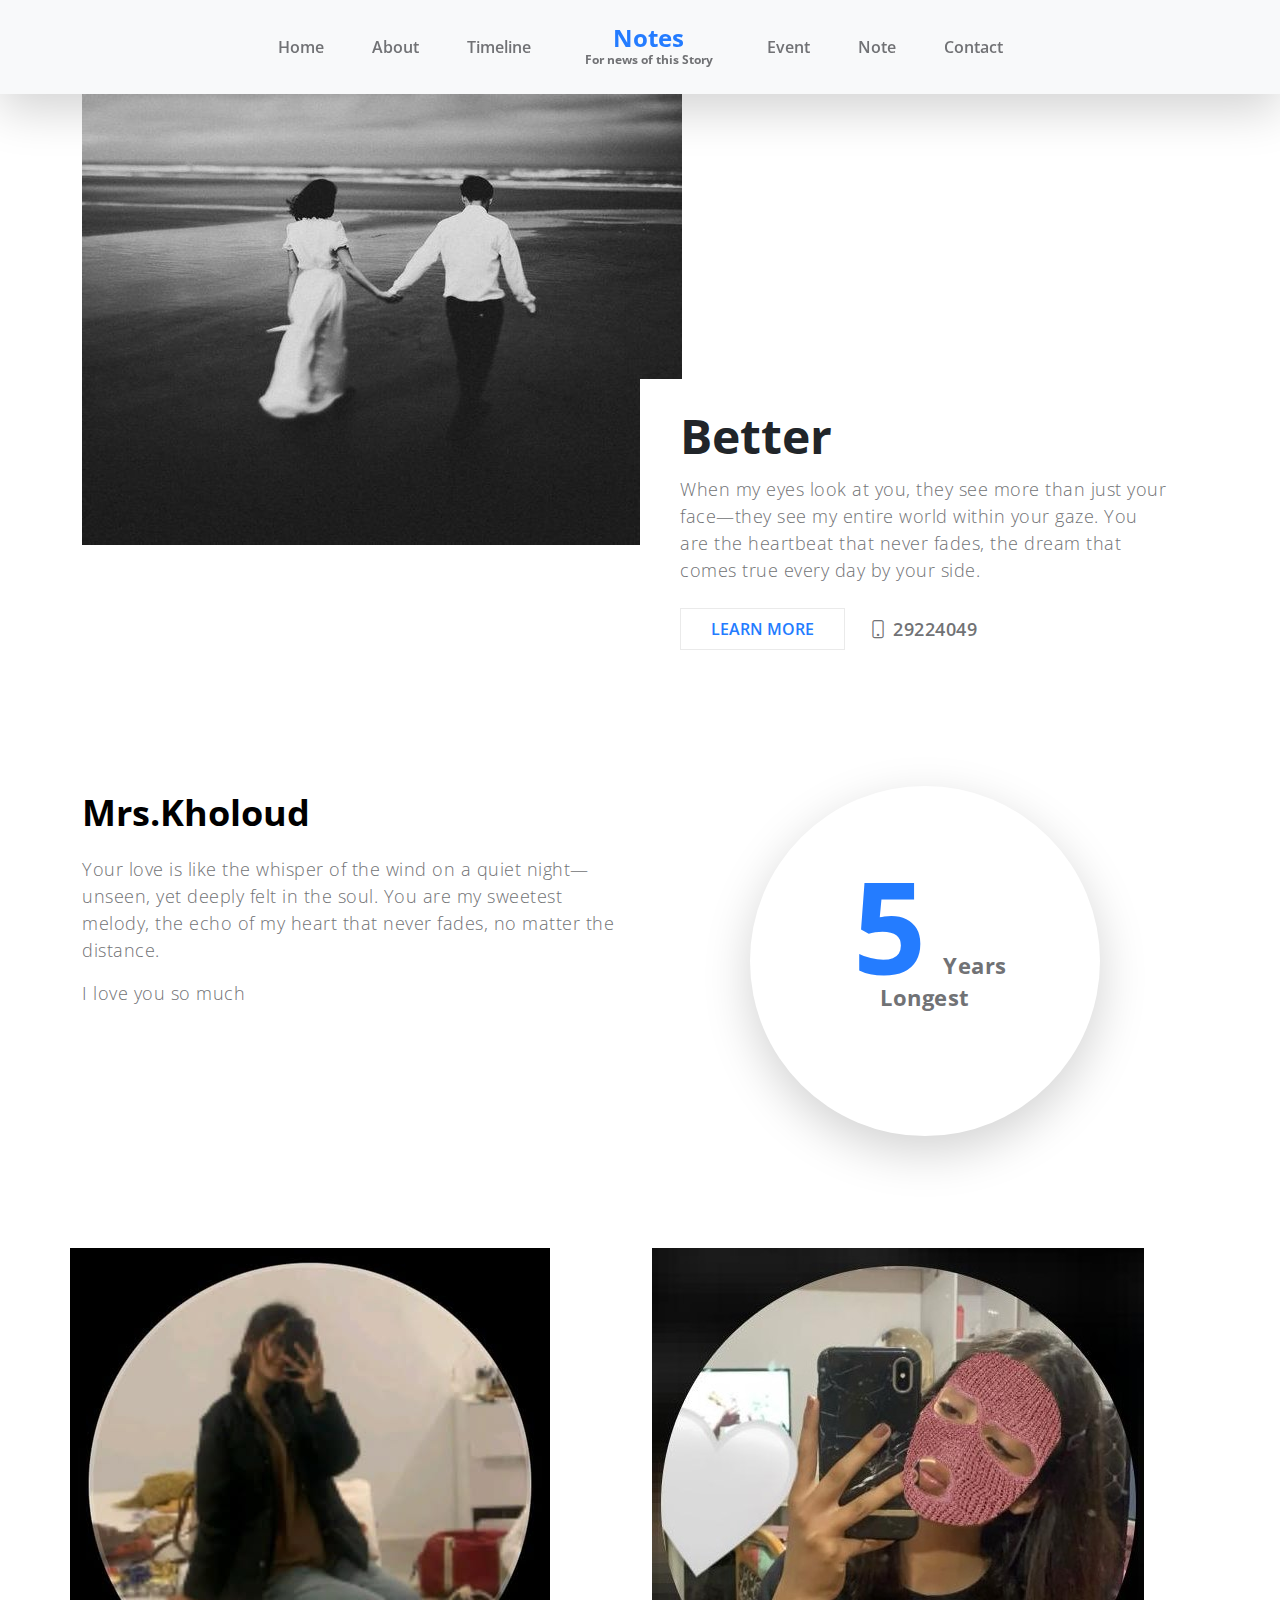
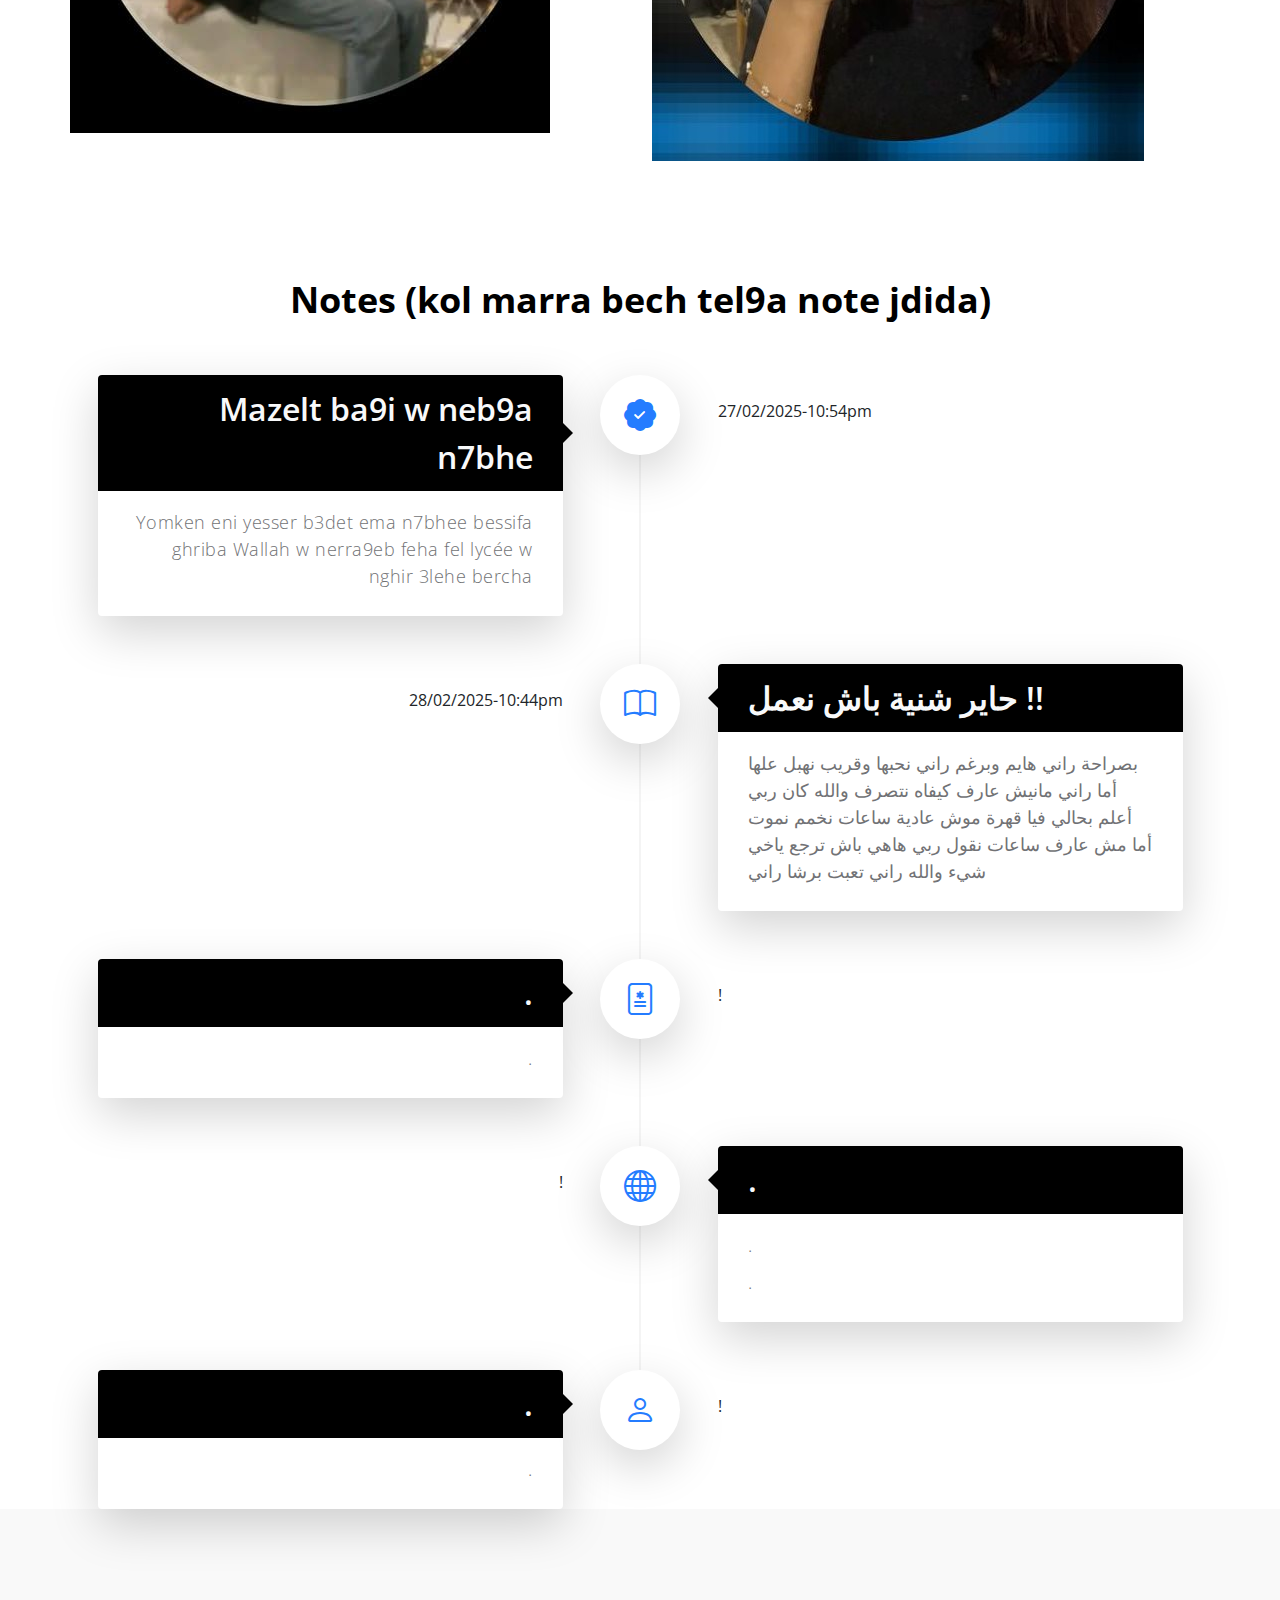
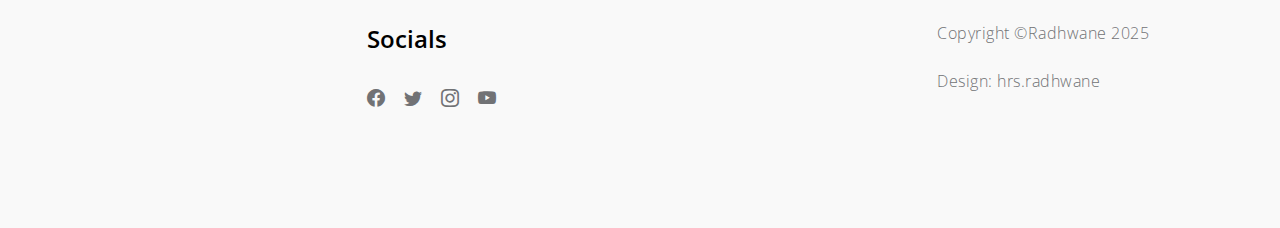
<file: Note.html>
<!doctype html>
<html lang="en">
    <head>
        <meta charset="utf-8">
        <meta name="viewport" content="width=device-width, initial-scale=1">

        <meta name="description" content="">
        <meta name="author" content="">

        <title>Note</title>

        <!-- CSS FILES -->        
        <link rel="preconnect" href="https://fonts.googleapis.com">
        
        <link rel="preconnect" href="https://fonts.gstatic.com" crossorigin>
        
        <link href="https://fonts.googleapis.com/css2?family=Open+Sans:wght@300;400;600;700&display=swap" rel="stylesheet">

        <link href="css/bootstrap.min.css" rel="stylesheet">

        <link href="css/bootstrap-icons.css" rel="stylesheet">

        <link href="css/owl.carousel.min.css" rel="stylesheet">

        <link href="css/owl.theme.default.min.css" rel="stylesheet">

        <link href="css/templatemo-medic-care.css" rel="stylesheet">
<!--

TemplateMo 566 Medic Care

https://templatemo.com/tm-566-medic-care

-->
    </head>
    
    <body id="top">
    
        <main>

            <nav class="navbar navbar-expand-lg bg-light fixed-top shadow-lg">
                <div class="container">
                    <a class="navbar-brand mx-auto d-lg-none" href="index.html">
                        Note
                        <strong class="d-block">For news in Love</strong>
                    </a>

                    <button class="navbar-toggler" type="button" data-bs-toggle="collapse" data-bs-target="#navbarNav" aria-controls="navbarNav" aria-expanded="false" aria-label="Toggle navigation">
                        <span class="navbar-toggler-icon"></span>
                    </button>

                    <div class="collapse navbar-collapse" id="navbarNav">
                        <ul class="navbar-nav mx-auto">
                            <li class="nav-item active">
                                <a class="nav-link" href="Webing.html">Home</a>
                            </li>

                            <li class="nav-item">
                                <a class="nav-link" href="#about">About</a>
                            </li>

                            <li class="nav-item">
                                <a class="nav-link" href="#timeline">Timeline</a>
                            </li>

                            <a class="navbar-brand d-none d-lg-block" href="Note.html">
                                Notes
                                <strong class="d-block">For news of this Story</strong>
                            </a>

                            <li class="nav-item">
                                <a class="nav-link" href="blog-single.html">Event</a>
                            </li>

                            <li class="nav-item">
                                <a class="nav-link" href="Note.html">Note</a>
                            </li>

                            <li class="nav-item">
                                <a class="nav-link" href="contact.html">Contact</a>
                            </li>
                        </ul>
                    </div>

                </div>
            </nav>

            <section class="hero" id="hero">
                <div class="container">
                    <div class="row">

                        <div class="col-12">
                            <div id="myCarousel" class="carousel slide carousel-fade" data-bs-ride="carousel">
                                <div class="carousel-inner">
                                    <div class="carousel-item active">
                                        <img src="img/023.jpg" class="img-fluid" alt="">
                                    </div>

                                    <div class="carousel-item">
                                        <img src="img/027.jpg" class="img-fluid" alt="">
                                    </div>

                                    <div class="carousel-item">
                                        <img src="img/021.jpg" class="img-fluid" alt="">
                                    </div>
                                </div>
                            </div>

                            <div class="heroText d-flex flex-column justify-content-center">

                                <h1 class="mt-auto mb-2">
                                    Better
                                    <div class="animated-info">
                                        <span class="animated-item">health</span>
                                        <span class="animated-item">days</span>
                                        <span class="animated-item">life</span>
                                    </div>
                                </h1>

                                <p class="mb-4">When my eyes look at you, they see more than just your face—they see my entire world within your gaze. You are the heartbeat that never fades, the dream that comes true every day by your side.</p>

                                <div class="heroLinks d-flex flex-wrap align-items-center">
                                    <a class="custom-link me-4" href="#about" data-hover="Learn More">Learn More</a>

                                    <p class="contact-phone mb-0"><i class="bi-phone"></i> 29224049</p>
                                </div>
                            </div>
                        </div>

                    </div>
                </div>
            </section>

            <section class="section-padding" id="about">
                <div class="container">
                    <div class="row">

                        <div class="col-lg-6 col-md-6 col-12">
                            <h2 class="mb-lg-3 mb-3">Mrs.Kholoud</h2>

                            <p>Your love is like the whisper of the wind on a quiet night—unseen, yet deeply felt in the soul. You are my sweetest melody, the echo of my heart that never fades, no matter the distance.</p>

                            <p>I love you so much</p>
                        </div>

                        <div class="col-lg-4 col-md-5 col-12 mx-auto">
                            <div class="featured-circle bg-white shadow-lg d-flex justify-content-center align-items-center">
                                <p class="featured-text"><span class="featured-number">5</span> Years<br> Longest</p>
                            </div>
                        </div>

                    </div>
                </div>
            </section>

            <section class="gallery">
                <div class="container">
                    <div class="row">

                        <div class="col-lg-6 col-6 ps-0">
                            <img src="img/054.jpg" class="img-fluid galleryImage" alt="get a vaccine" title="Ma3zeehaaa Lehna">
                        </div>

                        <div class="col-lg-6 col-6 pe-0">
                            <img src="img/042.jpg" class="img-fluid galleryImage" alt="wear a mask" title="Min e7la teswer eli te3jebni leha">
                        </div>

                    </div>
                </div>
            </section>

            <section class="section-padding pb-0" id="timeline">
                <div class="container">
                    <div class="row">

                        <h2 class="text-center mb-lg-5 mb-4">Notes (kol marra bech tel9a note jdida)</h2>
                        
                        <div class="timeline">
                            <div class="row g-0 justify-content-end justify-content-md-around align-items-start timeline-nodes">
                                <div class="col-9 col-md-5 me-md-4 me-lg-0 order-3 order-md-1 timeline-content bg-white shadow-lg">
                                    <h3 class=" text-light">Mazelt ba9i w neb9a n7bhe </h3>

                                    <p>Yomken eni yesser b3det ema n7bhee bessifa ghriba Wallah w nerra9eb feha fel lycée w nghir 3lehe bercha</p>
                                </div>

                                <div class="col-3 col-sm-1 order-2 timeline-icons text-md-center">
                                    <i class="bi-patch-check-fill timeline-icon"></i>
                                </div>

                                <div class="col-9 col-md-5 ps-md-3 ps-lg-0 order-1 order-md-3 py-4 timeline-date">
                                    <time>27/02/2025-10:54pm</time>
                                </div>
                            </div>

                            <div class="row g-0 justify-content-end justify-content-md-around align-items-start timeline-nodes my-lg-5 my-4">
                                <div class="col-9 col-md-5 ms-md-4 ms-lg-0 order-3 order-md-1 timeline-content bg-white shadow-lg">
                                    <h3 class=" text-light">حاير شنية باش نعمل !!</h3>

                                    <p>بصراحة راني هايم وبرغم راني نحبها وقريب نهبل علها أما راني مانيش عارف كيفاه نتصرف والله كان ربي أعلم بحالي فيا قهرة موش عادية ساعات نخمم نموت أما مش عارف ساعات نقول ربي هاهي باش ترجع ياخي شيء والله راني تعبت برشا راني </p>
                                </div>

                                <div class="col-3 col-sm-1 order-2 timeline-icons text-md-center">
                                    <i class="bi-book timeline-icon"></i>
                                </div>

                                <div class="col-9 col-md-5 pe-md-3 pe-lg-0 order-1 order-md-3 py-4 timeline-date">
                                    <time>28/02/2025-10:44pm</time>
                                </div>
                            </div>

                            <div class="row g-0 justify-content-end justify-content-md-around align-items-start timeline-nodes">
                                <div class="col-9 col-md-5 me-md-4 me-lg-0 order-3 order-md-1 timeline-content bg-white shadow-lg">
                                    <h3 class=" text-light">.</h3>

                                    <p>.</p>
                                </div>

                                <div class="col-3 col-sm-1 order-2 timeline-icons text-md-center">
                                    <i class="bi-file-medical timeline-icon"></i>
                                </div>

                                <div class="col-9 col-md-5 ps-md-3 ps-lg-0 order-1 order-md-3 py-4 timeline-date">
                                    <time>!</time>
                                </div>
                            </div>

                            <div class="row g-0 justify-content-end justify-content-md-around align-items-start timeline-nodes my-lg-5 my-4">
                                <div class="col-9 col-md-5 ms-md-4 ms-lg-0 order-3 order-md-1 timeline-content bg-white shadow-lg">
                                    <h3 class=" text-light">.</h3>

                                    <p class="mb-0 pb-0">.</p>
                                    
                                    <p>.</p>
                                </div>

                                <div class="col-3 col-sm-1 order-2 timeline-icons text-md-center">
                                    <i class="bi-globe timeline-icon"></i>
                                </div>

                                <div class="col-9 col-md-5 pe-md-3 pe-lg-0 order-1 order-md-3 py-4 timeline-date">
                                    <time>!</time>
                                </div>
                            </div>

                            <div class="row g-0 justify-content-end justify-content-md-around align-items-start timeline-nodes">
                                <div class="col-9 col-md-5 me-md-4 me-lg-0 order-3 order-md-1 timeline-content bg-white shadow-lg">
                                    <h3 class=" text-light">.</h3>

                                    <p>.</p>
                                </div>

                                <div class="col-3 col-sm-1 order-2 timeline-icons text-md-center">
                                    <i class="bi-person timeline-icon"></i>
                                </div>

                                <div class="col-9 col-md-5 ps-md-3 ps-lg-0 order-1 order-md-3 py-4 timeline-date">
                                    <time>!</time>
                                </div>
                            </div>
                        </div>

                    </div>
                </div>
            </section>
        </main>
        <footer class="site-footer section-padding" id="contact">
            <div class="container">
                <div class="row">
                    <div class="col-lg-3 col-md-6 col-12 ms-auto">
                        <h5 class="mb-lg-4 mb-3">Socials</h5>

                        <ul class="social-icon">
                            <li><a href="#" class="social-icon-link bi-facebook"></a></li>

                            <li><a href="#" class="social-icon-link bi-twitter"></a></li>

                            <li><a href="#" class="social-icon-link bi-instagram"></a></li>

                            <li><a href="#" class="social-icon-link bi-youtube"></a></li>
                        </ul>
                    </div>

                    <div class="col-lg-3 col-12 ms-auto mt-4 mt-lg-0">
                        <p class="copyright-text">Copyright ©Radhwane 2025 
                        <br><br>Design: <a href="https://templatemo.com" target="_parent">hrs.radhwane</a></p>
                    </div>

                </div>
            </section>
        </footer>

        <!-- JAVASCRIPT FILES -->
        <script src="js/jquery.min.js"></script>
        <script src="js/bootstrap.bundle.min.js"></script>
        <script src="js/owl.carousel.min.js"></script>
        <script src="js/scrollspy.min.js"></script>
        <script src="js/custom.js"></script>
<!--

TemplateMo 566 Medic Care

https://templatemo.com/tm-566-medic-care

-->
    </body>
</html>
</file>
<file: css/templatemo-medic-care.css>
/*

TemplateMo 566 Medic Care

https://templatemo.com/tm-566-medic-care

*/

/*---------------------------------------
  CUSTOM PROPERTIES ( VARIABLES )             
-----------------------------------------*/
:root {
  --white-color:                  #FFFFFF;
  --primary-color:                #247cff;
  --section-bg-color:             #F9F9F9;
  --dark-color:                   #000000;
  --title-color:                  #565758;
  --p-color:                      #717275;
  --border-color:                 #eaeaea;

  --body-font-family:             'Open Sans', sans-serif;

  --h1-font-size:                 48px;
  --h2-font-size:                 36px;
  --h3-font-size:                 32px;
  --h4-font-size:                 28px;
  --h5-font-size:                 24px;
  --h6-font-size:                 22px;
  --p-font-size:                  18px;
  --menu-font-size:               16px;

  --font-weight-light:            300;
  --font-weight-normal:           400;
  --font-weight-semibold:         600;
  --font-weight-bold:             700;
}

body {
    background: var(--white-color);
    font-family: var(--body-font-family);    
    position: relative;
    padding-top: 94px;
}

/*---------------------------------------
  TYPOGRAPHY               
-----------------------------------------*/

h2,
h3,
h4,
h5,
h6 {
  color: var(--dark-color);
  line-height: inherit;
}

h1,
h2,
h3,
h4,
h5,
h6 {
  font-weight: var(--font-weight-semibold);
}

h1,
h2 {
  font-weight: var(--font-weight-bold);
}

h1 {
  font-size: var(--h1-font-size);
  line-height: normal;
}

h2 {
  font-size: var(--h2-font-size);
}

h3 {
  font-size: var(--h3-font-size);
}

h4 {
  font-size: var(--h4-font-size);
}

h5 {
  font-size: var(--h5-font-size);
}

h6 {
  font-size: var(--h6-font-size);
}

p {
  color: var(--p-color);
  font-size: var(--p-font-size);
  font-weight: var(--font-weight-light);
  letter-spacing: 0.5px;
}

a, 
button {
  touch-action: manipulation;
  transition: all 0.3s;
}

a {
  color: var(--p-color);
  text-decoration: none;
}

a:hover {
  color: var(--primary-color);
}

.section-padding {
  padding-top: 7rem;
  padding-bottom: 7rem;
}

/*---------------------------------------
  CUSTOM LINK               
-----------------------------------------*/
.custom-link {
  display: inline-block;
  text-decoration: none;
  border: 1px solid var(--border-color);
  color: var(--primary-color);
  pointer-events: auto;
  font-weight: var(--font-weight-semibold);
  line-height: 40px;
  position: relative;
  padding: 0 30px;
  box-sizing: border-box;
  margin: 0;
  -webkit-user-select: none;
     -moz-user-select: none;
      -ms-user-select: none;
          user-select: none;
  overflow: hidden;
  border-radius: 0;
  text-transform: uppercase;
}

.custom-link::before {
  content: attr(data-hover);
  background-color: var(--border-color);
  color: var(--primary-color);
  position: absolute;
  top: 100%;
  bottom: 0;
  left: 0;
  transition: all 300ms cubic-bezier(0.19, 1, 0.56, 1);
  right: 0;
  text-align: center;
}

.custom-link:hover::before {
  top: 0;
}

b,
strong {
  font-weight: var(--font-weight-bold);
}

/*---------------------------------------
  LIST GROUP               
-----------------------------------------*/
.list-group-item {
  background-color: transparent;
  color: var(--p-color);
  font-size: var(--p-font-size);
  padding: 1rem 0;
}

.list-group-item:first-child {
  padding-top: 0;
}

.list-group-item span {
  font-weight: var(--font-weight-semibold);
  margin-left: auto;
}

/*---------------------------------------
  ANIMATED TEXT              
-----------------------------------------*/
.animated {
  position: relative;
}

.animated-info {
  display: inline-block;
  vertical-align: top;
  min-width: 250px;
  position: relative;
}

.animated-item {
  color: var(--primary-color);
}

.animated-item {
  display: block;
  opacity: 0;
  overflow: hidden;
  position: absolute;
  top: 0;
  right: 0;
  left: 0;
  animation: BottomTotop 6s linear infinite 0s;
}

.animated-item:nth-child(2n+2) {
  animation-delay: 2s;
}

.animated-item:nth-child(3n+3) {
  animation-delay: 4s;
}

@keyframes BottomTotop {
  0% {
    opacity: 0;
  }
  5% {
    opacity: 0;
    transform: translateY(5px);
  }
  10% {
    opacity: 1;
    transform: translateY(0px);
  }
  25% {
    opacity: 1;
    transform: translateY(0px);
  }
  30% {
    opacity: 0;
    transform: translateY(5px);
  }
  80% {
    opacity: 0;
  }
  100% {
    opacity: 0;
  }
}

/*---------------------------------------
  HERO              
-----------------------------------------*/
.hero {  
  padding-top: 0rem;
}

.hero .container {
  position: relative;
  overflow: hidden;
  height: 580px;
}

.heroText {
  background: var(--white-color);
  position: absolute;
  z-index: 2;
  bottom: 0;
  right: 0;
  padding: 1.5rem 2.5rem;
  width: 50%;
}

.contact-phone {
  font-weight: var(--font-weight-semibold);
}

/*---------------------------------------
  FEATURED              
-----------------------------------------*/
.featured-circle {
  border-radius: 100%;
  width: 350px;
  height: 350px;
  margin: 0 auto;
  padding: 0 20px;
}

.featured-text {
  font-size: var(--h6-font-size);
  line-height: 2rem;
  font-weight: var(--font-weight-bold);
  text-align: center;
  margin-bottom: 0;
}

.featured-number {
  color: var(--primary-color);
  font-size: 8rem;
  margin: 0 10px;
}

/*---------------------------------------
  NAVIGATION              
-----------------------------------------*/
.navbar {
  padding-top: 20px;
  padding-bottom: 20px;
}

.navbar-brand {
  color: var(--primary-color);
  font-size: var(--h5-font-size);
  font-weight: var(--font-weight-bold);
  margin: 0 30px;
  padding: 0;
  text-align: center;
}

.navbar-brand strong {
  color: var(--p-color);
  font-size: 12px;
  position: relative;
  bottom: 5px;
}

.navbar-expand-lg .navbar-nav .nav-link {
  padding-right: 1.5rem;
  padding-left: 1.5rem;
}

.navbar-nav .nav-link {
  color: var(--p-color);
  font-weight: var(--font-weight-semibold);
  font-size: var(--menu-font-size);
  padding-top: 15px;
  padding-bottom: 15px;
}

.navbar-nav .nav-item.active .nav-link, 
.nav-link:focus, 
.nav-link:hover {
  color: var(--dark-color);
}

.nav-link:focus {
  color: var(--p-color);
}

.navbar-toggler {
  border: 0;
  padding: 0;
  cursor: pointer;
  margin: 0;
  width: 30px;
  height: 35px;
  outline: none;
}

.navbar-toggler:focus {
  outline: none;
  box-shadow: none;
}

.navbar-toggler[aria-expanded="true"] .navbar-toggler-icon {
  background: transparent;
}

.navbar-toggler[aria-expanded="true"] .navbar-toggler-icon:before,
.navbar-toggler[aria-expanded="true"] .navbar-toggler-icon:after {
  transition: top 300ms 50ms ease, -webkit-transform 300ms 350ms ease;
  transition: top 300ms 50ms ease, transform 300ms 350ms ease;
  transition: top 300ms 50ms ease, transform 300ms 350ms ease, -webkit-transform 300ms 350ms ease;
  top: 0;
}

.navbar-toggler[aria-expanded="true"] .navbar-toggler-icon:before {
  transform: rotate(45deg);
}

.navbar-toggler[aria-expanded="true"] .navbar-toggler-icon:after {
  transform: rotate(-45deg);
}

.navbar-toggler .navbar-toggler-icon {
  background: var(--dark-color);
  transition: background 10ms 300ms ease;
  display: block;
  width: 30px;
  height: 2px;
  position: relative;
}

.navbar-toggler .navbar-toggler-icon:before,
.navbar-toggler .navbar-toggler-icon:after {
  transition: top 300ms 350ms ease, -webkit-transform 300ms 50ms ease;
  transition: top 300ms 350ms ease, transform 300ms 50ms ease;
  transition: top 300ms 350ms ease, transform 300ms 50ms ease, -webkit-transform 300ms 50ms ease;
  position: absolute;
  right: 0;
  left: 0;
  background: var(--dark-color);
  width: 30px;
  height: 2px;
  content: '';
}

.navbar-toggler .navbar-toggler-icon:before {
  top: -8px;
}

.navbar-toggler .navbar-toggler-icon:after {
  top: 8px;
}

/*---------------------------------------
  TIMELINE               
-----------------------------------------*/
.timeline,
.timeline-nodes {
  position: relative;
}

.timeline-nodes:nth-child(even) {
  flex-direction: row-reverse;
}

.timeline h3, 
.timeline p {
  padding: 10px 30px;
} 

.timeline h3 {
  background: var(--dark-color);
}

.timeline::before {
  content: "";
  display: block;
  position: absolute;
  top: 37px;
  left: 50%;
  width: 0;
  border-left: 1px solid var(--border-color);
  height: 85%;
  z-index: 1;
  transform: translateX(-50%);
}

.timeline-content {
  position: relative;
  border-radius: 0 0 0.25rem 0.25rem;
  padding: 0;
}

.timeline-nodes:nth-child(odd) h3,
.timeline-nodes:nth-child(odd) p {
  text-align: right;
}

.timeline-nodes:nth-child(odd) .timeline-date {
  text-align: left;
}
 
.timeline-nodes:nth-child(even) .timeline-date {
  text-align: right;
}

.timeline-nodes:nth-child(odd) h3::after {
  content: "";
  position: absolute;
  top: 50%;
  left: 100%;
  transform: translate(0, -50%);
  width: 0;
  border-left: 10px solid var(--dark-color);
  border-top: 10px solid transparent;
  border-bottom: 10px solid transparent;
}

.timeline-nodes h3 {
  position: relative;
  border-radius: 0.25rem 0.25rem 0 0;
}

.timeline-nodes:nth-child(even) h3::after {
  content: "";
  position: absolute;
  top: 50%;
  right: 100%;
  transform: translate(0, -50%);
  width: 0;
  border-right: 10px solid var(--dark-color);
  border-top: 10px solid transparent;
  border-bottom: 10px solid transparent;
}

.timeline-icons {
  position: relative;
  z-index: 100;
}

.timeline-icons::before {
  content: "";
  width: 80px;
  height: 80px;
  border-radius: 50%;
  display: block;
  position: absolute;
  top: 0;
  left: 50%;
  transform: translate(-50%,0);
  background: var(--white-color);
  box-shadow: 0 1rem 3rem rgba(0,0,0,.175);
  z-index: 1;
}

.timeline-icon {
  position: relative;
  z-index: 100;
  font-size: var(--h3-font-size);
  color: var(--primary-color);
  display: block;
  text-align: center;
  line-height: 80px;
}

@media (max-width: 767px) {
  .timeline-nodes:nth-child(odd) h3,
  .timeline-nodes:nth-child(odd) p {
    text-align: left;
  }

  .timeline-nodes:nth-child(even) {
    flex-direction: row;
  }

  .timeline::before {
    content: "";
    display: block;
    position: absolute;
    top: 60px;
    left: 33px;
    width: 0;
    height: 90%;
    z-index: 1;
    transform: translateX(-50%);
  }

  .timeline-icons {
    position: absolute;
    left: 0%;
    top: 60px;
  }

  .timeline-nodes:nth-child(odd) h3::after {
    left: auto;
    right: 100%;
    border-left: 0;
    border-right: 10px solid var(--dark-color);
    border-top: 10px solid transparent;
    border-bottom: 10px solid transparent;
  }

  .timeline-nodes:nth-child(even) h3::after {
    right: 100%;
    width: 0;
    border-right: 10px solid var(--dark-color);
    border-top: 10px solid transparent;
    border-bottom: 10px solid transparent;
  }

  .timeline-nodes:nth-child(even) .timeline-date {
    text-align: left;
  }

  .timeline-icons::before {
    width: 75px;
    height: 75px;
  }

  .timeline-icon {
    line-height: 75px;
  }
}

@media (max-width: 575px) {
  .timeline::before {
    content: "";
    display: block;
    top: 60px;
    left: 57px;
    height: 87%;
  }

  .timeline-icons {
    position: absolute;
    left: -10px;
  }

  .timeline-icons::before {
    width: 70px;
    height: 70px;
  }

  .timeline-icon {
    line-height: 70px;
  }
}

/*---------------------------------------
  REVIEWS               
-----------------------------------------*/
.reviews-thumb {
  margin-bottom: 0;
  padding: 32px;
}

.reviews-text {
  margin-top: 10px;
  margin-bottom: 25px;
}

.reviews-image {
  border-radius: 100px;
  width: 70px !important;
  height: 70px !important;
}

.reviews-carousel .owl-item {
  opacity: 0.45;
}

.reviews-carousel .owl-item.active.center {
  opacity: 1;
}

.reviews-carousel .owl-item.active.center .reviews-thumb {
  background: var(--dark-color);
}

.reviews-carousel .owl-item.active.center .reviews-thumb,
.reviews-carousel .owl-item.active.center .reviews-text {
  color: var(--white-color);
}

.reviews-carousel .owl-nav {
  display: flex;
  justify-content: space-between;
  margin: auto;
  text-align: center;
  position: absolute;
  top: 50%;
  left: 50%;
  transform: translate(-50%, -50%);
}

.reviews-carousel .owl-nav span {
  width: 35px;
  height: 35px;
  line-height: 35px;
  display: block;
}

.reviews-carousel .owl-nav .owl-prev {
  position: relative;
  left: -80px;
}

.reviews-carousel .owl-nav .owl-next {
  position: relative;
  right: -80px;
}

.reviews-carousel .owl-prev span,
.reviews-carousel .owl-next span {
  color: transparent;
}

.reviews-carousel .owl-prev span::before,
.reviews-carousel .owl-next span::before {
  font-family: bootstrap-icons;
  display: block;
  font-size: var(--h3-font-size);
  color: var(--p-color);
  width: 35px;
  height: 35px;
}

.reviews-carousel .owl-prev span::before {
  content: "\f12f";
}

.reviews-carousel .owl-next span::before {
  content: "\f138";
}

/*---------------------------------------
  BOOKING FORM            
-----------------------------------------*/

.booking-form .form-control {
  background: transparent;
  border-radius: 0;
  border: 0;
  border-bottom: 1px solid var(--border-color);
  color: #6c757d;
  font-weight: var(--font-weight-normal);
  padding-top: 12px;
  padding-bottom: 12px;
  margin-top: 15px;
  transition: all 0.3s;
}

.booking-form #submit-button {
  background: var(--dark-color);
  border-bottom: 0;
  font-weight: var(--font-weight-semibold);
  color: var(--white-color);
  text-transform: uppercase;
  margin-top: 35px;
}

.booking-form #submit-button:hover {
  background: var(--primary-color);
}

/*---------------------------------------
  FOOTER              
-----------------------------------------*/
.site-footer {
  background: var(--section-bg-color);
}

.copyright-text {
  font-size: var(--menu-font-size);
}

/*---------------------------------------
  SOCIAL ICON               
-----------------------------------------*/
.social-icon {
  margin: 0;
  padding: 0;
}

.social-icon li {
  list-style: none;
  display: inline-block;
  vertical-align: top;
  transition: all 0.3s;
}

.social-icon:hover li:not(:hover) {
  opacity: 0.65;
}

.social-icon-link {
  font-size: var(--p-font-size);
  display: inline-block;
  vertical-align: top;
  margin-top: 4px;
  margin-bottom: 4px;
  margin-right: 15px;
}

.social-icon-link:hover {
  color: var(--primary-color);
}

/*---------------------------------------
  RESPONSIVE STYLES               
-----------------------------------------*/
@media screen and (min-width: 1600px) {
  .hero .container {
    height: 740px;
  }
}

@media screen and (max-width: 991px) {
  body {
    padding-top: 74px;
  }

  h1 {
    font-size: 38px;
  }

  h2 {
    font-size: 32px;
  }

  h3 {
    font-size: 26px;
  }

  h4 {
    font-size: 24px;
  }

  h5 {
    font-size: 20px;
  }

  h6 {
    font-size: 18px;
  }

  .section-padding {
    padding-top: 5rem;
    padding-bottom: 5rem;
  }

  .navbar {
    padding-top: 10px;
    padding-bottom: 10px;
  }

  .navbar-nav .nav-link {
    padding-top: 5px;
    padding-bottom: 10px;
  }

  .hero .container {
    height: inherit;
  }

  .heroText {
    position: relative;
    bottom: 100px;
    left: 0;
    width: auto;
    margin-bottom: -100px;
    padding: 2rem;
  }

  .featured-circle {
    width: 320px;
    height: 320px;
  }
}

@media screen and (max-width: 767px) {
  .heroText {
    padding: 1.5rem;
  }

  .animated-info {
    min-width: 125px;
  }

  .featured-circle {
    margin-top: 20px;
  }

  .reviews-carousel .owl-nav {
    position: relative;
    width: auto !important;
    transform: inherit;
    top: 0;
    bottom: 0;
    left: 0;
    max-width: 100px;
    margin: 20px auto;
  }

  .reviews-carousel .owl-nav .owl-prev,
  .reviews-carousel .owl-nav .owl-next {
    right: 0;
    left: 0;
  }
}

@media screen and (max-width: 480px) {
  .heroText {
    padding: 1rem;
  }

  .heroLinks .custom-link {
    font-size: 12px;
    line-height: 30px;
    margin-right: 12px !important;
    padding: 0 25px;
  }

  .contact-phone {
    font-size: 12px;
  }
}

@media screen and (max-width: 360px) {
  .featured-number {
    font-size: 5rem;
  }

  .featured-circle {
    width: 235px;
    height: 235px;
  }

  .reviews-image {
    width: 55px !important;
    height: 55px !important;
  }

  .reviews-thumb figcaption {
    font-size: var(--menu-font-size);
  }

  .timeline::before {
    left: 42px;
  }
}
</file>
